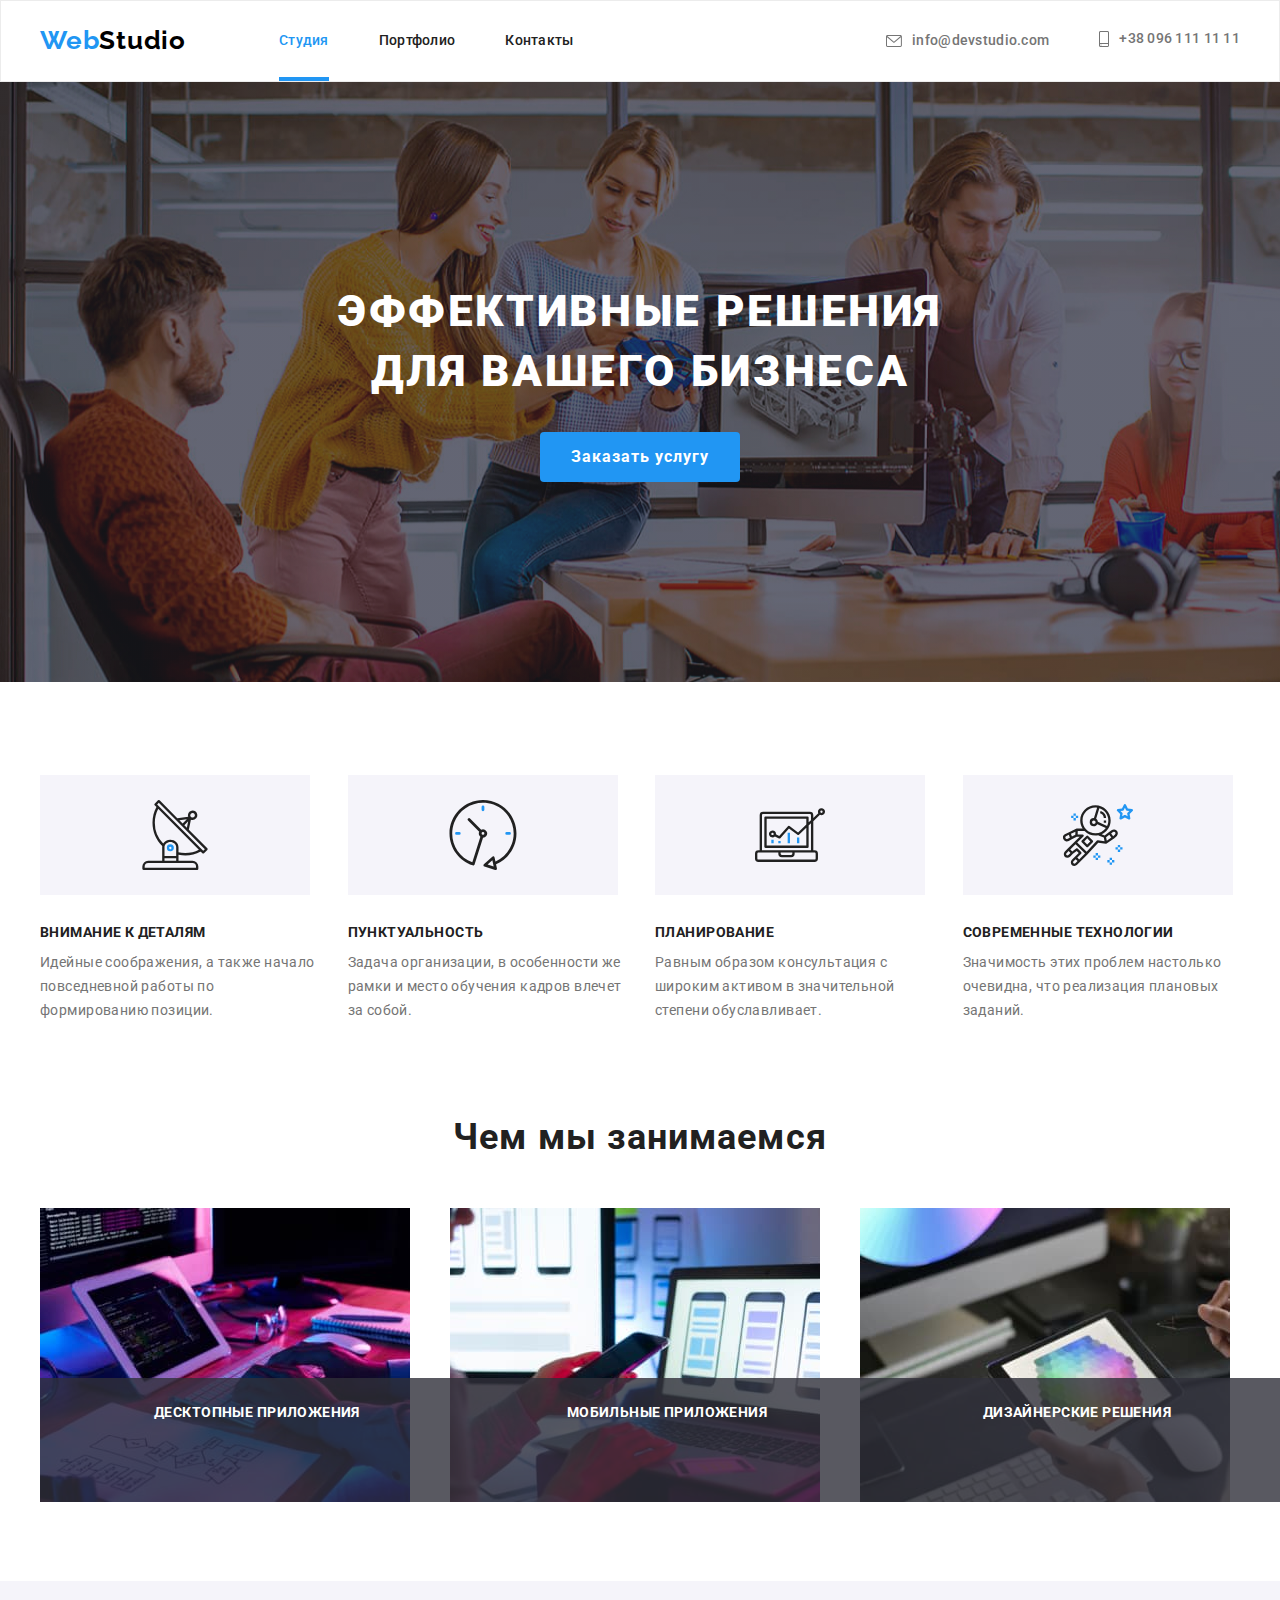
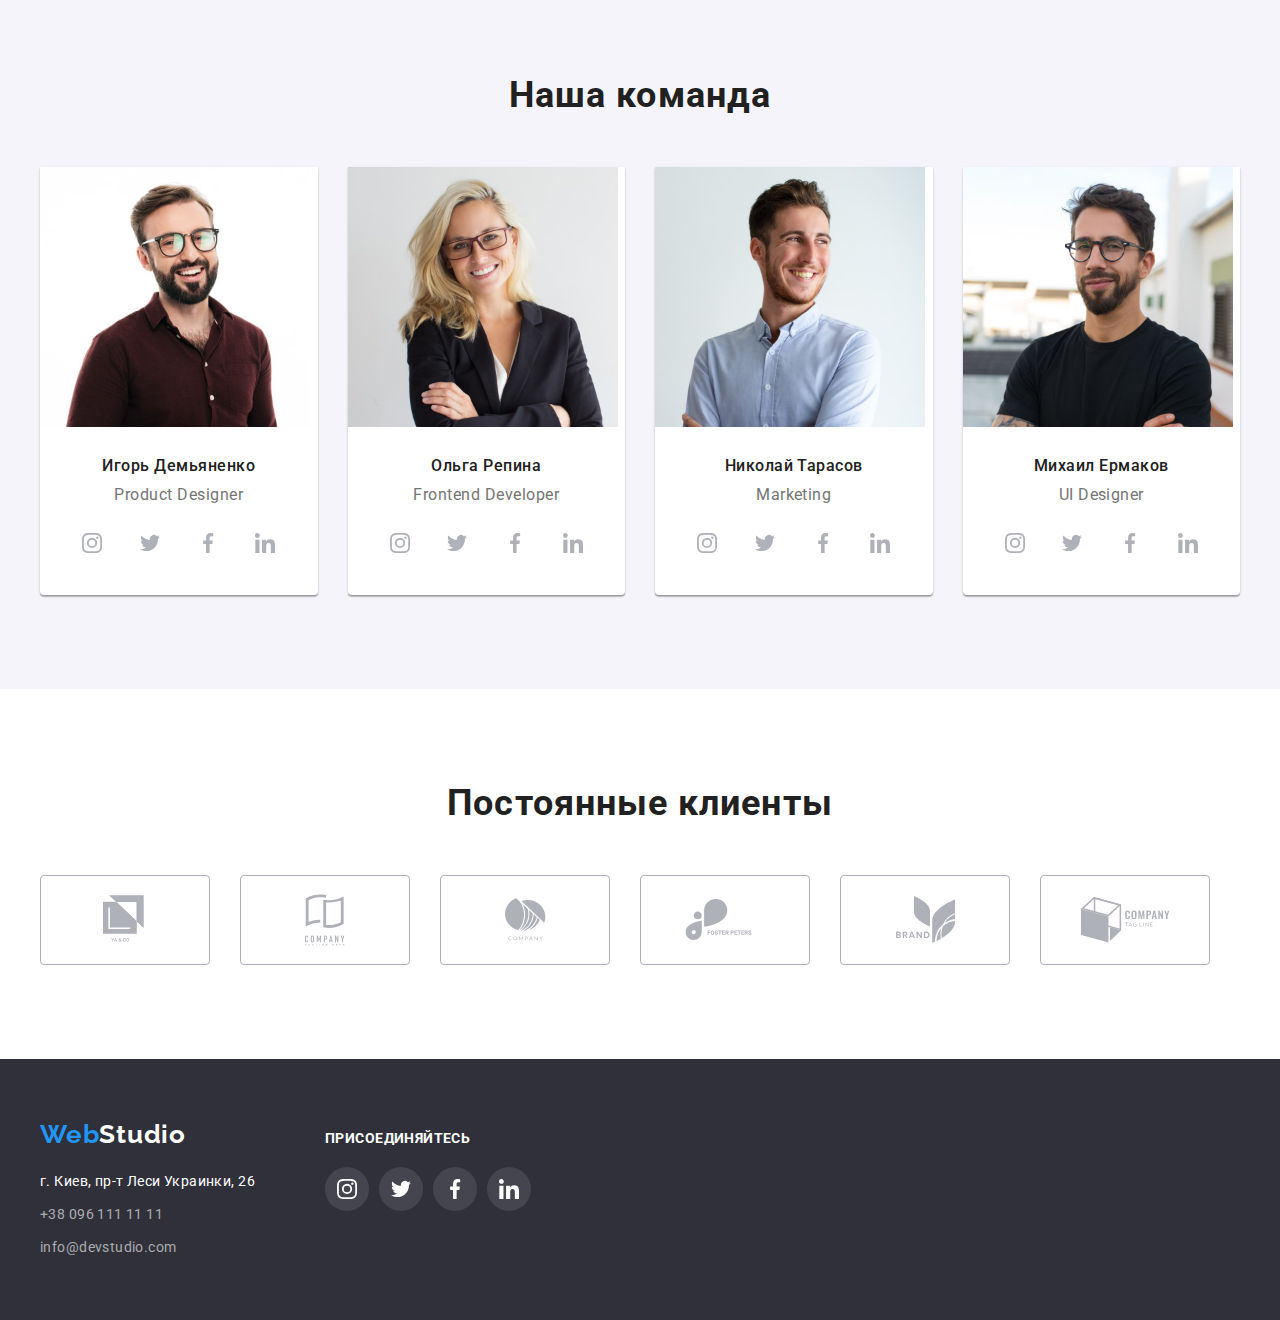
<file: index.html>
<!DOCTYPE html>
<html lang="ru">
  <head>
    <meta charset="UTF-8" />
    <meta name="viewport" content="width=device-width, initial-scale=1.0" />
    <title>Студия</title>
    <link rel="preconnect" href="https://fonts.gstatic.com" />
    <link
      href="https://fonts.googleapis.com/css2?family=Raleway:wght@700&family=Roboto:wght@400;500;700;900&display=swap"
      rel="stylesheet"
    />
    <link
      rel="stylesheet"
      href="https://cdnjs.cloudflare.com/ajax/libs/modern-normalize/1.0.0/modern-normalize.min.css"
      integrity="sha512-ISS7cAi1PEhQ8jnbJpJZMd29NlhNj4AWYyLOSp2CE/CsHxTCu+r+t0D2yoJudVrd0/8fTVPUVDzY5Tvli75u/g=="
      crossorigin="anonymous"
    />
    <link rel="stylesheet" href="./css/style.css" />
  </head>
  <body>
    <header class="header">
      <div class="container menu">
        <nav class="header-nav">
          <a class="logo-header" href="./index.html"
            ><span class="logo-color">Web</span>Studio</a
          >
          <ul class="site-nav">
            <li class="site-nav-item">
              <a class="link current" href="./index.html">Студия</a>
            </li>
            <li class="site-nav-item">
              <a class="link" href="./portfolio.html">Портфолио</a>
            </li>
            <li class="site-nav-item">
              <a class="link" href="">Контакты</a>
            </li>
          </ul>
        </nav>

        <ul class="contacts-header">
          <li class="contacts-item">
            <a
              class="mail"
              aria-label="envelope"
              href="mailto:info@devstudio.com"
            >
              <svg class="contacts-icon" width="16" height="12">
                <use href="./images/icons.svg#icon-envelope"></use>
              </svg>
              info@devstudio.com</a
            >
          </li>
          <li class="contacts-item">
            <a class="tel" aria-label="telephone" href="tel:+380961111111">
              <svg class="contacts-icon" width="10" height="16">
                <use href="./images/icons.svg#icon-smartphone"></use>
              </svg>
              +38 096 111 11 11</a
            >
          </li>
        </ul>
      </div>
    </header>
    <main>
      <section class="hero">
        <h1 class="hero-title">Эффективные решения для вашего бизнеса</h1>
        <button data-modal-open type="button" class="btn-order">
          Заказать услугу
        </button>
      </section>
      <section class="advantages">
        <div class="container">
          <h2 class="advantages-title visually-hidden">Преимущества студии</h2>
          <ul class="advantages-list">
            <li class="advantages-item icon-antenna">
              <div class="advantages-card">
                <svg class="advantages-icon" width="70" height="70">
                  <use href="./images/icons.svg#icon-antenna"></use>
                </svg>
              </div>
              <h3 class="title">Внимание к деталям</h3>
              <p class="text">
                Идейные соображения, а также начало повседневной работы по
                формированию позиции.
              </p>
            </li>
            <li class="advantages-item icon-clock">
              <div class="advantages-card">
                <svg class="advantages-icon" width="70" height="70">
                  <use href="./images/icons.svg#icon-clock"></use>
                </svg>
              </div>
              <h3 class="title">Пунктуальность</h3>
              <p class="text">
                Задача организации, в особенности же рамки и место обучения
                кадров влечет за собой.
              </p>
            </li>
            <li class="advantages-item icon-diagram">
              <div class="advantages-card">
                <svg class="advantages-icon" width="70px" height="70px">
                  <use href="./images/icons.svg#icon-diagram"></use>
                </svg>
              </div>
              <h3 class="title">Планирование</h3>
              <p class="text">
                Равным образом консультация с широким активом в значительной
                степени обуславливает.
              </p>
            </li>
            <li class="advantages-item icon-astronaut">
              <div class="advantages-card">
                <svg class="advantages-icon" width="70px" height="70px">
                  <use href="./images/icons.svg#icon-astronaut"></use>
                </svg>
              </div>
              <h3 class="title">Современные технологии</h3>
              <p class="text">
                Значимость этих проблем настолько очевидна, что реализация
                плановых заданий.
              </p>
            </li>
          </ul>
        </div>
      </section>
      <section class="directions">
        <div class="container">
          <h2 class="directions-title">Чем мы занимаемся</h2>
          <!-- В этом списке alt указываю как Задача, 
          потому как не могу предположить, что будет в новом окне. -->

          <ul class="directions-list">
            <li class="directions-item">
              <img
                class="directions-img"
                src="./images/img_1.jpg"
                alt="Задача 1"
                width="370"
                height="294"
              />
              <p>Десктопные приложения</p>
            </li>

            <li class="directions-item">
              <img
                class="directions-img"
                src="./images/img_2.jpg"
                alt="Задача 2"
                width="370"
                height="294"
              />
              <p>Мобильные приложения</p>
            </li>

            <li class="directions-item">
              <img
                class="directions-img"
                src="./images/img_3.jpg"
                alt="Задача 3"
                width="370"
                height="294"
              />
              <p>Дизайнерские решения</p>
            </li>
          </ul>
        </div>
      </section>
      <section class="team">
        <div class="container">
          <h2 class="team-title">Наша команда</h2>
          <ul class="team-list">
            <li class="team-item">
              <img
                src="./images/i_demyanenko.jpg"
                alt="Игорь Демьяненко"
                width="270"
                height="260"
              />
              <div class="team-text">
                <h3 class="member">Игорь Демьяненко</h3>
                <p class="post">Product Designer</p>

                <ul class="social-links-list">
                  <li class="social-links-item">
                    <a aria-label="instagram" href="">
                      <svg class="social-icon" width="20" height="20">
                        <use href="./images/icons.svg#icon-instagram"></use>
                      </svg>
                    </a>
                  </li>
                  <li class="social-links-item">
                    <a aria-label="twitter" href="">
                      <svg class="social-icon" width="20" height="20">
                        <use href="./images/icons.svg#icon-twitter"></use>
                      </svg>
                    </a>
                  </li>
                  <li class="social-links-item">
                    <a aria-label="facebook" href="">
                      <svg class="social-icon" width="20" height="20">
                        <use href="./images/icons.svg#icon-facebook"></use>
                      </svg>
                    </a>
                  </li>
                  <li class="social-links-item">
                    <a aria-label="linkedin" href="">
                      <svg class="social-icon" width="20" height="20">
                        <use href="./images/icons.svg#icon-linkedin"></use>
                      </svg>
                    </a>
                  </li>
                </ul>
              </div>
            </li>
            <li class="team-item">
              <img
                src="./images/o_repina.jpg"
                alt="Ольга Репина"
                width="270"
                height="260"
              />
              <div class="team-text">
                <h3 class="member">Ольга Репина</h3>
                <p class="post">Frontend Developer</p>
                <ul class="social-links-list">
                  <li class="social-links-item">
                    <a aria-label="instagram" href="">
                      <svg class="social-icon" width="20" height="20">
                        <use href="./images/icons.svg#icon-instagram"></use>
                      </svg>
                    </a>
                  </li>
                  <li class="social-links-item">
                    <a aria-label="twitter" href="">
                      <svg class="social-icon" width="20" height="20">
                        <use href="./images/icons.svg#icon-twitter"></use>
                      </svg>
                    </a>
                  </li>
                  <li class="social-links-item">
                    <a aria-label="facebook" href="">
                      <svg class="social-icon" width="20" height="20">
                        <use href="./images/icons.svg#icon-facebook"></use>
                      </svg>
                    </a>
                  </li>
                  <li class="social-links-item">
                    <a aria-label="linkedin" href="">
                      <svg class="social-icon" width="20" height="20">
                        <use href="./images/icons.svg#icon-linkedin"></use>
                      </svg>
                    </a>
                  </li>
                </ul>
              </div>
            </li>
            <li class="team-item">
              <img
                src="./images/n_tarasov.jpg"
                alt="Николай Тарасов"
                width="270"
                height="260"
              />
              <div class="team-text">
                <h3 class="member">Николай Тарасов</h3>
                <p class="post">Marketing</p>
                <ul class="social-links-list">
                  <li class="social-links-item">
                    <a aria-label="instagram" href="">
                      <svg class="social-icon" width="20" height="20">
                        <use href="./images/icons.svg#icon-instagram"></use>
                      </svg>
                    </a>
                  </li>
                  <li class="social-links-item">
                    <a aria-label="twitter" href="">
                      <svg class="social-icon" width="20" height="20">
                        <use href="./images/icons.svg#icon-twitter"></use>
                      </svg>
                    </a>
                  </li>
                  <li class="social-links-item">
                    <a aria-label="facebook" href="">
                      <svg class="social-icon" width="20" height="20">
                        <use href="./images/icons.svg#icon-facebook"></use>
                      </svg>
                    </a>
                  </li>
                  <li class="social-links-item">
                    <a aria-label="linkedin" href="">
                      <svg class="social-icon" width="20" height="20">
                        <use href="./images/icons.svg#icon-linkedin"></use>
                      </svg>
                    </a>
                  </li>
                </ul>
              </div>
            </li>
            <li class="team-item">
              <img
                src="./images/m_ermakov.jpg"
                alt="Михаил Ермаков"
                width="270"
                height="260"
              />
              <div class="team-text">
                <h3 class="member">Михаил Ермаков</h3>
                <p class="post">UI Designer</p>
                <ul class="social-links-list">
                  <li class="social-links-item">
                    <a aria-label="instagram" href="">
                      <svg class="social-icon" width="20" height="20">
                        <use href="./images/icons.svg#icon-instagram"></use>
                      </svg>
                    </a>
                  </li>
                  <li class="social-links-item">
                    <a aria-label="twitter" href="">
                      <svg class="social-icon" width="20" height="20">
                        <use href="./images/icons.svg#icon-twitter"></use>
                      </svg>
                    </a>
                  </li>
                  <li class="social-links-item">
                    <a aria-label="facebook" href="">
                      <svg class="social-icon" width="20" height="20">
                        <use href="./images/icons.svg#icon-facebook"></use>
                      </svg>
                    </a>
                  </li>
                  <li class="social-links-item">
                    <a aria-label="linkedin" href="">
                      <svg class="social-icon" width="20" height="20">
                        <use href="./images/icons.svg#icon-linkedin"></use>
                      </svg>
                    </a>
                  </li>
                </ul>
              </div>
            </li>
          </ul>
        </div>
      </section>
      <section class="clients">
        <div class="container">
          <h2 class="clients-title">Постоянные клиенты</h2>
          <ul class="clients-list">
            <li class="clients-item">
              <a class="clients-link" aria-label="company" href="">
                <svg class="clients-icon" width="45" height="50">
                  <use href="./images/icons.svg#icon-logo-1"></use>
                </svg>
              </a>
            </li>
            <li class="clients-item">
              <a class="clients-link" aria-label="company" href="">
                <svg class="clients-icon" width="40" height="52">
                  <use href="./images/icons.svg#icon-logo-2"></use>
                </svg>
              </a>
            </li>
            <li class="clients-item">
              <a class="clients-link" aria-label="company" href="">
                <svg class="clients-icon" width="41" height="43">
                  <use href="./images/icons.svg#icon-logo-3"></use>
                </svg>
              </a>
            </li>
            <li class="clients-item">
              <a class="clients-link" aria-label="company" href="">
                <svg class="clients-icon" width="80" height="42">
                  <use href="./images/icons.svg#icon-logo-4"></use>
                </svg>
              </a>
            </li>
            <li class="clients-item">
              <a class="clients-link" aria-label="company" href="">
                <svg class="clients-icon" width="59" height="47">
                  <use href="./images/icons.svg#icon-logo-5"></use>
                </svg>
              </a>
            </li>
            <li class="clients-item">
              <a class="clients-link" aria-label="company" href="">
                <svg class="clients-icon" width="89" height="46">
                  <use href="./images/icons.svg#icon-logo-6"></use>
                </svg>
              </a>
            </li>
          </ul>
        </div>
      </section>
      <div data-modal class="backdrop is-hidden">
        <div class="modal">
          <button
            data-modal-close
            type="button"
            aria-label="закрыть модальное окно"
            class="btn-modal-close"
          >
            <svg class="icon-modal-close" width="30" height="30">
              <use href="./images/icons.svg#icon-close"></use>
            </svg>
          </button>
          <p>
            Lorem ipsum dolor sit amet consectetur adipisicing elit. Nam quos
            asperiores porro. Error exercitationem quidem optio, earum
            dignissimos sequi iure commodi nulla voluptate eum adipisci dolores
            tenetur sed similique quae, praesentium distinctio! Perferendis
            blanditiis illo minus, dignissimos eius excepturi reiciendis
            voluptatibus recusandae quibusdam odit sequi iure ipsum eveniet.
            Explicabo error officia et sunt, nobis cumque quo qui vel numquam
            commodi magnam facere, atque dolorum nam laboriosam dolor
            perferendis quaerat neque eos. Eveniet, aspernatur! Exercitationem
            ducimus voluptas laboriosam molestias inventore facilis a
            accusantium sit tenetur in. Hic, atque ratione! Laboriosam provident
            hic voluptates eius magnam voluptatum commodi. Iste earum magnam,
            sunt dolor in, architecto deserunt nobis provident porro vero
            commodi facilis reiciendis ipsum atque, molestiae explicabo deleniti
            vitae repudiandae nulla? Maxime quis odio tempore quas officia
            consequatur earum!
          </p>
        </div>
      </div>
    </main>
    <footer class="footer">
      <div class="container adr">
        <div class="footer-adr">
          <a class="logo-footer" href="./index.html"
            ><span class="logo-color">Web</span>Studio</a
          >
          <address class="contacts-footer">
            <p>г. Киев, пр-т Леси Украинки, 26</p>
            <ul class="contacts-footer-list">
              <li class="footer-tel">
                <a class="tel" href="tel:+380961111111">+38 096 111 11 11</a>
              </li>
              <li class="footer-mail">
                <a class="mail" href="mailto:info@devstudio.com"
                  >info@devstudio.com</a
                >
              </li>
            </ul>
          </address>
        </div>
        <div class="subscription">
          <p class="sub-title">присоединяйтесь</p>
          <ul class="sub-links-list">
            <li class="sub-links-item">
              <a class="sub-links-item" aria-label="instagram" href="">
                <svg class="sub-icon" width="20" height="20">
                  <use href="./images/icons.svg#icon-instagram"></use>
                </svg>
              </a>
            </li>
            <li class="sub-links-item">
              <a class="sub-links-item" aria-label="twitter" href="">
                <svg class="sub-icon" width="20" height="20">
                  <use href="./images/icons.svg#icon-twitter"></use>
                </svg>
              </a>
            </li>
            <li class="sub-links-item">
              <a class="sub-links-item" aria-label="facebook" href="">
                <svg class="sub-icon" width="20" height="20">
                  <use href="./images/icons.svg#icon-facebook"></use>
                </svg>
              </a>
            </li>
            <li class="sub-links-item">
              <a class="sub-links-item" aria-label="linkedin" href="">
                <svg class="sub-icon" width="20" height="20">
                  <use href="./images/icons.svg#icon-linkedin"></use>
                </svg>
              </a>
            </li>
          </ul>
        </div>
      </div>
    </footer>
    <script src="./js/modal.js"></script>
  </body>
</html>
</file>
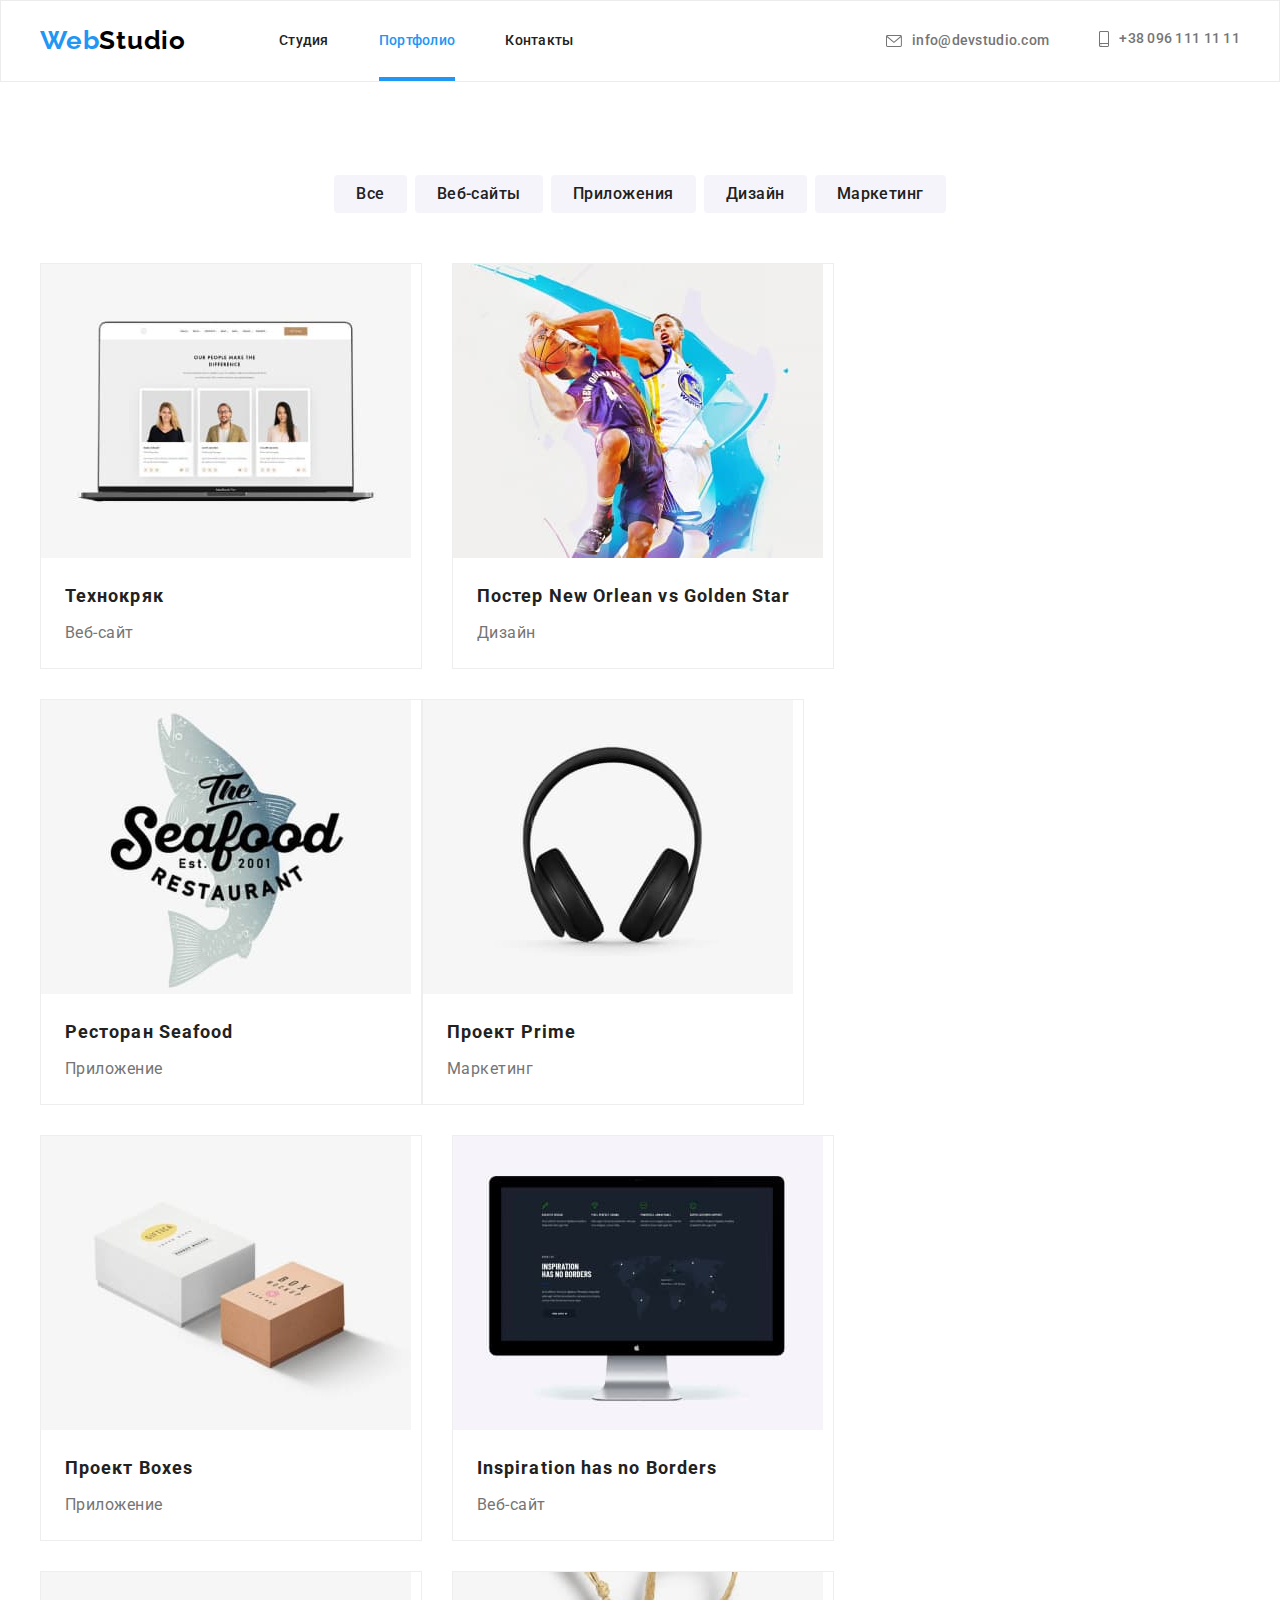
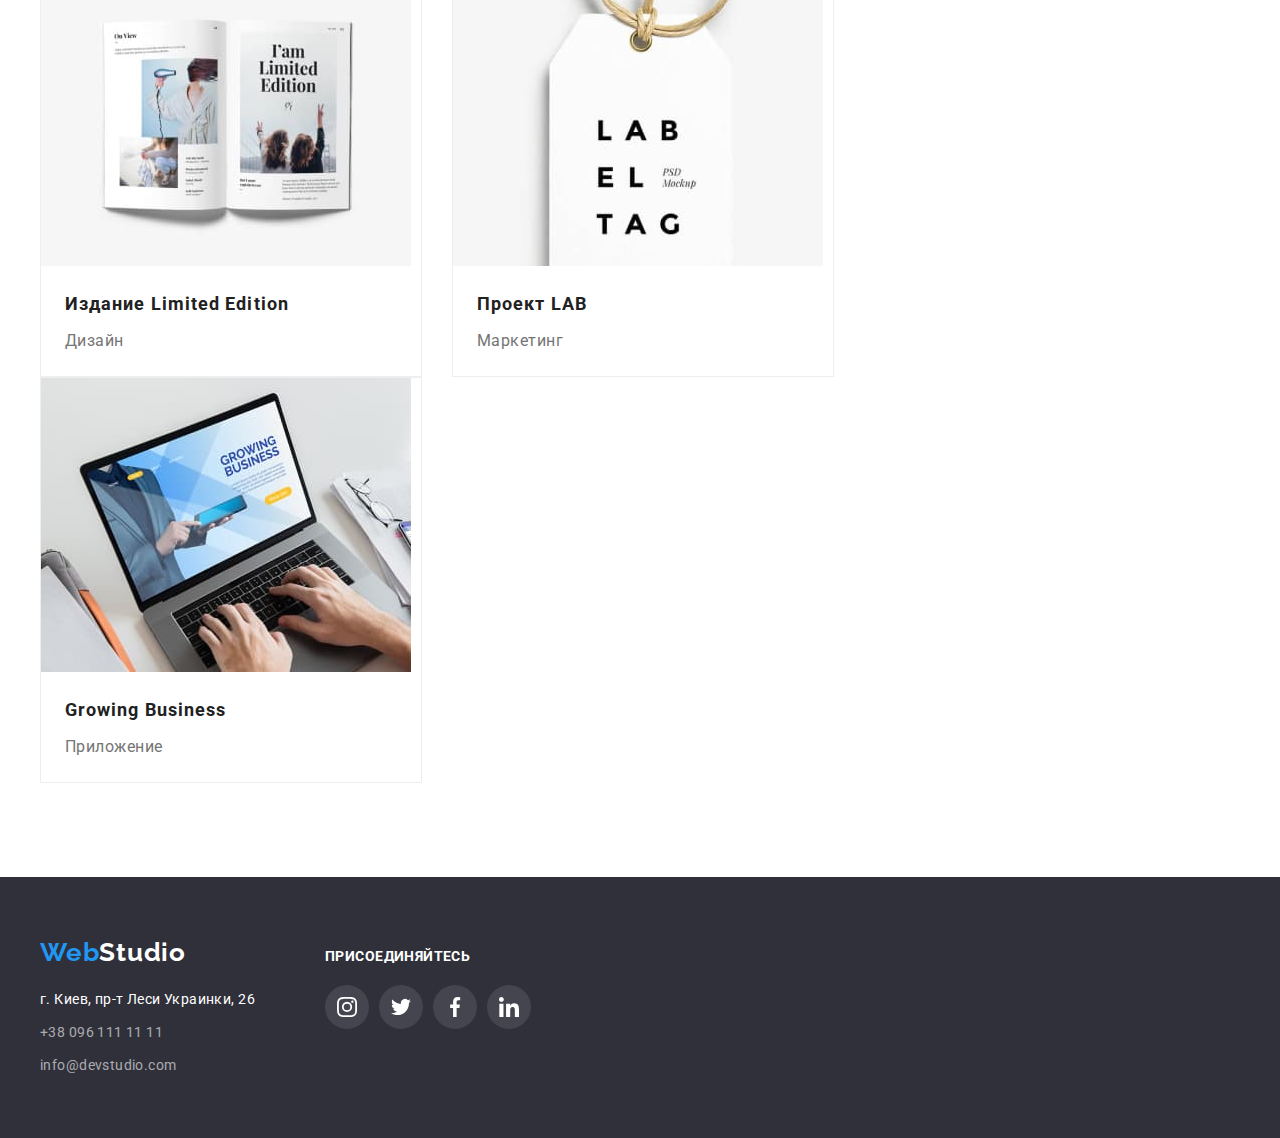
<file: portfolio.html>
<!DOCTYPE html>
<html lang="ru">
  <head>
    <meta charset="UTF-8" />
    <meta http-equiv="X-UA-Compatible" content="IE=edge" />
    <meta name="viewport" content="width=device-width, initial-scale=1.0" />
    <title>Портфолио</title>
    <link rel="preconnect" href="https://fonts.gstatic.com" />
    <link
      href="https://fonts.googleapis.com/css2?family=Raleway:wght@700&family=Roboto:wght@400;500;700;900&display=swap"
      rel="stylesheet"
    />
    <link
      rel="stylesheet"
      href="https://cdnjs.cloudflare.com/ajax/libs/modern-normalize/1.0.0/modern-normalize.min.css"
      integrity="sha512-ISS7cAi1PEhQ8jnbJpJZMd29NlhNj4AWYyLOSp2CE/CsHxTCu+r+t0D2yoJudVrd0/8fTVPUVDzY5Tvli75u/g=="
      crossorigin="anonymous"
    />
    <link rel="stylesheet" href="./css/style.css" />
  </head>
  <body>
    <header class="header">
      <div class="container menu">
        <nav class="header-nav">
          <a class="logo-header" href="./index.html"
            ><span class="logo-color">Web</span>Studio</a
          >
          <ul class="site-nav">
            <li class="site-nav-item">
              <a class="link" href="./index.html">Студия</a>
            </li>
            <li class="site-nav-item">
              <a class="link current" href="./portfolio.html">Портфолио</a>
            </li>
            <li class="site-nav-item">
              <a class="link" href="">Контакты</a>
            </li>
          </ul>
        </nav>

        <ul class="contacts-header">
          <li class="contacts-item">
            <a
              class="mail"
              aria-label="envelope"
              href="mailto:info@devstudio.com"
            >
              <svg class="contacts-icon" width="16" height="12">
                <use href="./images/icons.svg#icon-envelope"></use>
              </svg>
              info@devstudio.com</a
            >
          </li>
          <li class="contacts-item">
            <a class="tel" aria-label="telephone" href="tel:+380961111111">
              <svg class="contacts-icon" width="10" height="16">
                <use href="./images/icons.svg#icon-smartphone"></use>
              </svg>
              +38 096 111 11 11</a
            >
          </li>
        </ul>
      </div>
    </header>
    <main>
      <section class="projects">
        <div class="container">
          <!-- Заголовок спрятать -->
          <h1 class="projects-title visually-hidden">
            Наши направления в работе
          </h1>
          <ul class="buttons-list">
            <li><button class="btn" type="button">Все</button></li>
            <li><button class="btn" type="button">Веб-сайты</button></li>
            <li><button class="btn" type="button">Приложения</button></li>
            <li><button class="btn" type="button">Дизайн</button></li>
            <li><button class="btn" type="button">Маркетинг</button></li>
          </ul>
          <ul class="cards-list">
            <li class="card-item">
              <a href="#">
                <div class="card-thumb">
                  <img
                    class="card"
                    src="./images/project1.jpg"
                    alt="Страница веб-сайта Технокряк"
                    width="370"
                  />
                  <div class="card-overlay">
                    <p class="text-overlay">
                      Технокряк это современная площадка распространения
                      коронавируса. Компании используют эту платформу для
                      цифрового шпионажа и атак на защищённые сервера
                      конкурентов.
                    </p>
                  </div>
                </div>
                <div class="card-txt-box">
                  <h2 class="card-title">Технокряк</h2>
                  <p class="card-text">Веб-сайт</p>
                </div>
              </a>
            </li>
            <li class="card-item">
              <a href="#">
                <div class="card-thumb">
                  <img
                    class="card"
                    src="./images/project2.jpg"
                    alt="Постер с двумя баскетболистами"
                    width="370"
                  />
                  <div class="card-overlay">
                    <p class="text-overlay">
                      Технокряк это современная площадка распространения
                      коронавируса. Компании используют эту платформу для
                      цифрового шпионажа и атак на защищённые сервера
                      конкурентов.
                    </p>
                  </div>
                </div>
                <div class="card-txt-box">
                  <h2 class="card-title">Постер New Orlean vs Golden Star</h2>
                  <p class="card-text">Дизайн</p>
                </div>
              </a>
            </li>
            <li class="card-item">
              <a href="#">
                <div class="card-thumb">
                  <img
                    class="card"
                    src="./images/project3.jpg"
                    alt="Реклама рыбного ресторана"
                    width="370"
                  />
                  <div class="card-overlay">
                    <p class="text-overlay">
                      Технокряк это современная площадка распространения
                      коронавируса. Компании используют эту платформу для
                      цифрового шпионажа и атак на защищённые сервера
                      конкурентов.
                    </p>
                  </div>
                </div>
                <div class="card-txt-box">
                  <h2 class="card-title">Ресторан Seafood</h2>
                  <p class="card-text">Приложение</p>
                </div>
              </a>
            </li>
            <li class="card-item">
              <a href="#">
                <div class="card-thumb">
                  <img
                    class="card"
                    src="./images/project4.jpg"
                    alt="Наушники"
                    width="370"
                  />
                  <div class="card-overlay">
                    <p class="text-overlay">
                      Технокряк это современная площадка распространения
                      коронавируса. Компании используют эту платформу для
                      цифрового шпионажа и атак на защищённые сервера
                      конкурентов.
                    </p>
                  </div>
                </div>
                <div class="card-txt-box">
                  <h2 class="card-title">Проект Prime</h2>
                  <p class="card-text">Маркетинг</p>
                </div>
              </a>
            </li>
            <li class="card-item">
              <a href="#">
                <div class="card-thumb">
                  <img
                    class="card"
                    src="./images/project5.jpg"
                    alt="Две коробки"
                    width="370"
                  />
                  <div class="card-overlay">
                    <p class="text-overlay">
                      Технокряк это современная площадка распространения
                      коронавируса. Компании используют эту платформу для
                      цифрового шпионажа и атак на защищённые сервера
                      конкурентов.
                    </p>
                  </div>
                </div>
                <div class="card-txt-box">
                  <h2 class="card-title">Проект Boxes</h2>
                  <p class="card-text">Приложение</p>
                </div>
              </a>
            </li>
            <li class="card-item">
              <a href="#">
                <div class="card-thumb">
                  <img
                    class="card"
                    src="./images/project6.jpg"
                    alt="На мониторе карта мира"
                    width="370"
                  />
                  <div class="card-overlay">
                    <p class="text-overlay">
                      Технокряк это современная площадка распространения
                      коронавируса. Компании используют эту платформу для
                      цифрового шпионажа и атак на защищённые сервера
                      конкурентов.
                    </p>
                  </div>
                </div>
                <div class="card-txt-box">
                  <h2 class="card-title">Inspiration has no Borders</h2>
                  <p class="card-text">Веб-сайт</p>
                </div>
              </a>
            </li>
            <li class="card-item">
              <a href="#">
                <div class="card-thumb">
                  <img
                    class="card"
                    src="./images/project7.jpg"
                    alt="Раскрытая книга"
                    width="370"
                  />
                  <div class="card-overlay">
                    <p class="text-overlay">
                      Технокряк это современная площадка распространения
                      коронавируса. Компании используют эту платформу для
                      цифрового шпионажа и атак на защищённые сервера
                      конкурентов.
                    </p>
                  </div>
                </div>
                <div class="card-txt-box">
                  <h2 class="card-title">Издание Limited Edition</h2>
                  <p class="card-text">Дизайн</p>
                </div>
              </a>
            </li>
            <li class="card-item">
              <a href="#">
                <div class="card-thumb">
                  <img
                    class="card"
                    src="./images/project8.jpg"
                    alt="Бирка с надписью"
                    width="370"
                  />
                  <div class="card-overlay">
                    <p class="text-overlay">
                      Технокряк это современная площадка распространения
                      коронавируса. Компании используют эту платформу для
                      цифрового шпионажа и атак на защищённые сервера
                      конкурентов.
                    </p>
                  </div>
                </div>
                <div class="card-txt-box">
                  <h2 class="card-title">Проект LAB</h2>
                  <p class="card-text">Маркетинг</p>
                </div>
              </a>
            </li>
            <li class="card-item">
              <a href="#">
                <div class="card-thumb">
                  <img
                    class="card"
                    src="./images/project9.jpg"
                    alt="Открытый ноутбук"
                    width="370"
                  />
                  <div class="card-overlay">
                    <p class="text-overlay">
                      Технокряк это современная площадка распространения
                      коронавируса. Компании используют эту платформу для
                      цифрового шпионажа и атак на защищённые сервера
                      конкурентов.
                    </p>
                  </div>
                </div>
                <div class="card-txt-box">
                  <h2 class="card-title">Growing Business</h2>
                  <p class="card-text">Приложение</p>
                </div>
              </a>
            </li>
          </ul>
        </div>
      </section>
    </main>
    <footer class="footer">
      <div class="container adr">
        <div class="footer-adr">
          <a class="logo-footer" href="./index.html"
            ><span class="logo-color">Web</span>Studio</a
          >
          <address class="contacts-footer">
            <p>г. Киев, пр-т Леси Украинки, 26</p>
            <ul class="contacts-footer-list">
              <li class="footer-tel">
                <a class="tel" href="tel:+380961111111">+38 096 111 11 11</a>
              </li>
              <li class="footer-mail">
                <a class="mail" href="mailto:info@devstudio.com"
                  >info@devstudio.com</a
                >
              </li>
            </ul>
          </address>
        </div>
        <div class="subscription">
          <p class="sub-title">присоединяйтесь</p>
          <ul class="sub-links-list">
            <li class="sub-links-item">
              <a class="sub-links-item" aria-label="instagram" href="">
                <svg class="sub-icon" width="20" height="20">
                  <use href="./images/icons.svg#icon-instagram"></use>
                </svg>
              </a>
            </li>
            <li class="sub-links-item">
              <a class="sub-links-item" aria-label="twitter" href="">
                <svg class="sub-icon" width="20" height="20">
                  <use href="./images/icons.svg#icon-twitter"></use>
                </svg>
              </a>
            </li>
            <li class="sub-links-item">
              <a class="sub-links-item" aria-label="facebook" href="">
                <svg class="sub-icon" width="20" height="20">
                  <use href="./images/icons.svg#icon-facebook"></use>
                </svg>
              </a>
            </li>
            <li class="sub-links-item">
              <a class="sub-links-item" aria-label="linkedin" href="">
                <svg class="sub-icon" width="20" height="20">
                  <use href="./images/icons.svg#icon-linkedin"></use>
                </svg>
              </a>
            </li>
          </ul>
        </div>
      </div>
    </footer>
  </body>
</html>
</file>
<file: css/style.css>
:root {
  --timing-function: cubic-bezier(0.4, 0, 0.2, 1);
  --blue-text: #2196f3;
  --blue-overlay-op90: rgba(33, 150, 243, 0.9);
  --black-text: #212121;
  --black: #000000;
  --grey-text: #757575;
  --dark-grey: #2f303a;
  --light-grey: #f5f4fa;
  --white-text: #ffffff;
  --white-text-op60: rgba(255, 255, 255, 0.6);
  --bg-white: #ffffff;
  --bg-links-op10: rgba(255, 255, 255, 0.1);
  --bg-directions-op80: rgba(47, 48, 58, 0.8);
  --border-card: #eeeeee;
  --line: #ececec;
  --hero-overlay: rgba(47, 48, 58, 0.4);
  --icons: #afb1b8;
}

body {
  font-family: Roboto, sans-serif;
  font-style: normal;
  margin: 0 auto;
}

.container {
  width: 1200px;
  margin: 0 auto;
  padding: 0 15px;
}

img {
  display: block;
  max-width: 100%;
}

ul {
  list-style: none;
  padding: 0;
  margin: 0;
}

p,
a,
h1,
h2,
h3 {
  margin: 0;
}

a {
  text-decoration: none;
}

address {
  font-style: normal;
}

footer {
  background-color: var(--dark-grey);
}

.header {
  min-height: 80px;
  background: var(--white-text);
  color: var(--black-text);
  border: 1px solid var(--line);
}

.menu {
  display: flex;
}

.header-nav {
  display: flex;
  justify-content: flex-start;
  padding-left: 0;
  margin: 0;
}

.logo-header {
  display: inline-block;
  padding-top: 24px;
  padding-bottom: 25px;
  margin-right: 93px;
  margin-left: 0;
}

.logo-header,
.logo-color,
.logo-footer {
  font-family: Raleway, sans-serif;
  font-weight: 700;
  font-size: 26px;
  line-height: 1.2;
  letter-spacing: 0.03em;
}

.logo-color {
  color: var(--blue-text);
}

.logo-header {
  color: var(--black);
}

.logo-footer {
  color: var(--white-text);
}

.site-nav {
  display: flex;
  margin-left: 0;
}

.site-nav-item {
  margin-right: 50px;
}

.site-nav-item:last-child {
  margin-right: 0px;
}

.header .link {
  position: relative;
  display: block;
  padding: 32px 0;
  font-weight: 500;
  font-size: 14px;
  line-height: 1.14;
  letter-spacing: 0.02em;
  color: var(--black-text);
  transition: color 250ms var(--timing-function);
}

.link.current {
  font-weight: 500;
  font-size: 14px;
  line-height: 1.14;
  letter-spacing: 0.02em;
  color: var(--blue-text);
}

.link.current::after {
  content: '';
  position: absolute;
  bottom: 0;
  display: block;
  width: 100%;
  height: 4px;
  background-color: var(--blue-text);
}

.site-nav a:hover,
.site-nav a:focus {
  color: var(--blue-text);
}

.contacts-icon {
  align-items: center;
  fill: currentColor;
  margin-right: 10px;
}

.contacts-icon:hover {
  fill: var(--blue-text);
}

.contacts-header {
  display: flex;
  justify-content: flex-end;
  align-items: center;
  margin-left: auto;
}

.header .mail,
.header .tel {
  display: inline-flex;
  align-items: center;
  font-weight: 500;
  font-size: 14px;
  line-height: 1.14;
  letter-spacing: 0.02em;
  color: var(--grey-text);
  white-space: nowrap;

  transition: color 250ms var(--timing-function);
}

.contacts-item {
  margin-right: 50px;
}

.contacts-item:last-child {
  margin-right: 0px;
}

.contacts-header a:hover,
.contacts-header a:focus {
  color: var(--blue-text);
}

/* Секция "Герой" */

.hero {
  max-width: 1600px;
  margin-left: auto;
  margin-right: auto;
  padding: 200px 0;
  text-align: center;
  background-image: linear-gradient(
      to right,
      var(--hero-overlay),
      var(--hero-overlay)
    ),
    url(../images/bg-img.jpg);
}

.hero-title {
  width: 696px;
  margin-bottom: 30px;
  margin-left: auto;
  margin-right: auto;
  font-weight: 900;
  font-size: 44px;
  line-height: 1.36;
  text-align: center;
  letter-spacing: 0.06em;
  text-transform: uppercase;
  color: var(--white-text);
}

.btn-order {
  width: 200px;
  height: 50px;
  font-family: Roboto, sans-serif;
  font-style: normal;
  font-weight: 700;
  font-size: 16px;
  line-height: 1.87;
  align-items: center;
  text-align: center;
  letter-spacing: 0.06em;
  color: var(--white-text);
  background-color: var(--blue-text);
  border: 0;
  border-radius: 4px;
  cursor: pointer;

  transition: color 250ms var(--timing-function);
}

.btn-order:hover,
.btn-order:focus {
  color: var(--black);
}

/* Секция "Преимущества" */

.advantages {
  padding: 94px 0;
}

.advantages-list {
  display: flex;
  flex-wrap: wrap;
}

.advantages-item {
  margin-right: 30px;
  flex-basis: calc((100% - 90px) / 4);
}

.advantages-icon {
  display: inline-flex;
  align-items: center;
  justify-content: center;
}

.advantages-item:last-child {
  margin-right: 0px;
}

.advantages-card {
  display: flex;
  align-items: center;
  justify-content: center;
  width: 270px;
  height: 120px;
  margin-bottom: 30px;
  background-color: var(--light-grey);
}

.advantages .title {
  margin-bottom: 10px;
  font-weight: 700;
  font-size: 14px;
  line-height: 1.14;
  letter-spacing: 0.03em;
  text-transform: uppercase;
  color: var(--black-text);
}

.advantages .text {
  font-weight: 400;
  font-size: 14px;
  line-height: 1.71;
  letter-spacing: 0.03em;
  text-align: left;
  color: var(--grey-text);
}

/* Секция "Чем мы занимаемся" */
.directions {
  padding: 0 0 79px;
}

.directions-list {
  display: flex;
  flex-wrap: wrap;
}

.directions-title {
  padding: 0 0;
  margin-bottom: 50px;
  font-weight: 700;
  font-size: 36px;
  line-height: 1.16;
  text-align: center;
  letter-spacing: 0.03em;
  color: var(--black-text);
}

.directions-item {
  position: relative;
  margin-right: 30px;
  flex-basis: calc((100% - 60px) / 3);
}

.directions-item:last-child {
  margin-right: 0px;
}

.directions-item p {
  position: absolute;
  width: 100%;
  height: 70px;
  bottom: 0;
  display: block;
  padding: 27px;
  align-items: center;
  font-weight: 700;
  font-size: 14px;
  line-height: 1.14;
  text-align: center;
  letter-spacing: 0.03em;
  text-transform: uppercase;
  color: var(--white-text);
  background-color: var(--bg-directions-op80);
}

/* Секция "Наша команда" */

.team {
  padding: 94px 0;
  background-color: var(--light-grey);
}

.team-list {
  display: flex;
  flex-wrap: wrap;
}

.team-item {
  margin-right: 30px;
  width: calc((100% - 90px) / 4);
  background-color: var(--bg-white);
  box-shadow: 0px 1px 3px rgba(0, 0, 0, 0.12), 0px 1px 1px rgba(0, 0, 0, 0.14),
    0px 2px 1px rgba(0, 0, 0, 0.2);
  border-radius: 0px 0px 4px 4px;
}

.team-item:last-child {
  margin-right: 0px;
}

.team-text {
  padding: 30px 30px;
}

.team-title {
  margin-bottom: 50px;
  font-weight: 700;
  font-size: 36px;
  line-height: 1.16;
  text-align: center;
  letter-spacing: 0.03em;
  color: var(--black-text);
}

.team .member {
  margin-bottom: 10px;
  font-weight: 500;
  font-size: 16px;
  line-height: 1.18;
  text-align: center;
  letter-spacing: 0.03em;
  color: var(--black-text);
}

.team .post {
  margin-bottom: 16px;
  font-weight: 400;
  font-size: 16px;
  line-height: 1.18;
  text-align: center;
  letter-spacing: 0.03em;
  color: var(--grey-text);
}

.social-links-list {
  display: flex;
  justify-content: space-between;
  align-items: center;
}

.social-links-item a {
  display: flex;
  align-items: center;
  justify-content: center;

  width: 44px;
  height: 44px;
  color: var(--icons);

  transition-property: color, background-color, border-radius;
  transition-duration: 250ms;
  transition-timing-function: var(--timing-function);
}

.social-links-item a:hover,
.social-links-item a:focus {
  color: var(--white-text);
  background-color: var(--blue-text);
  border-radius: 100px;
}

.social-icon {
  display: flex;
  align-items: center;
  fill: currentColor;
}

.social-icon:hover {
  fill: var(--white-text);
}

/* Секция "Наши клиенты" */

.clients {
  padding: 94px 0;
}

.clients-title {
  margin-bottom: 50px;
  font-weight: 700;
  font-size: 36px;
  line-height: 1.16;
  text-align: center;
  letter-spacing: 0.03em;
  color: var(--black-text);
}

.clients-list {
  display: inline-flex;
  align-items: center;
}

.clients-item {
  margin-right: 30px;
  flex-basis: calc((100% - 150px) / 6);
}

.clients-item:last-child {
  margin-right: 0px;
}

.clients-link {
  display: inline-flex;
  align-items: center;
  justify-content: center;
  color: var(--icons);
  width: 170px;
  height: 90px;
  border: 1px solid var(--icons);
  border-radius: 4px;
  box-sizing: border-box;

  transition-property: color, border;
  transition-duration: 250ms;
  transition-timing-function: var(--timing-function);
}

.clients-link:hover,
.clients-link:focus {
  color: var(--blue-text);
  border: 1px solid var(--blue-text);
}

.clients-icon {
  display: flex;
  align-items: center;
  fill: currentColor;
}

.clients-icon:hover {
  fill: var(--blue-text);
}

/* Footer */

.container.adr {
  display: flex;
  align-items: baseline;
}

.footer {
  padding: 60px 0;
}

.footer-adr {
  margin-right: 70px;
}

.logo-footer {
  display: inline-block;
  margin-bottom: 20px;
}

.contacts-footer p {
  margin-bottom: 9px;
  font-weight: 400;
  font-size: 14px;
  line-height: 1.71;
  letter-spacing: 0.03em;
  color: var(--white-text);
}

.footer-tel {
  margin-bottom: 9px;
}

.contacts-footer .tel,
.contacts-footer .mail {
  display: inline-block;
  font-weight: 400;
  font-size: 14px;
  line-height: 1.71;
  letter-spacing: 0.03em;
  color: var(--white-text-op60);

  transition: color 250ms var(--timing-function);
}

.contacts-footer a:hover,
.contacts-footer a:focus {
  color: var(--blue-text);
}

/* Присоединяйтесь */

.subscription {
  width: 206px;
  height: 80px;
}

.sub-title {
  margin-bottom: 20px;
  font-weight: 700;
  font-size: 14px;
  line-height: 1.14;
  letter-spacing: 0.03em;
  text-transform: uppercase;
  color: var(--white-text);
}

.sub-links-list {
  display: flex;
  justify-content: space-between;
  align-items: center;
}

.sub-links-item a {
  display: flex;
  align-items: center;
  justify-content: center;
  width: 44px;
  height: 44px;
  color: var(--white-text);
  background-color: var(--bg-links-op10);
  border-radius: 100px;

  transition-property: color, background-color, border-radius;
  transition-duration: 250ms;
  transition-timing-function: var(--timing-function);
}

.sub-links-item a:hover,
.ssub-links-item a:focus {
  color: var(--white-text);
  background-color: var(--blue-text);
  border-radius: 100px;
}

.sub-icon {
  display: flex;
  align-items: center;
  fill: currentColor;
}

.sub-icon:hover {
  fill: var(--white-text);
}

/* Модальное окно. */

.backdrop {
  position: fixed;
  top: 0;
  left: 0;
  width: 100%;
  height: 100%;
  opacity: 1;
  transition: opacity 250ms var(--timing-function);
  background-color: rgba(0, 0, 0, 0.2);
}

.backdrop.is-hidden {
  opacity: 0;
  pointer-events: none;
}

.backdrop.is-hidden .modal {
  transform: translate(-50%, -50%) scale(0.5);
}

.modal {
  position: absolute;
  top: 50%;
  left: 50%;
  max-width: 528px;
  min-height: 580px;
  padding: 40px;
  transform: translate(-50%, -50%) scale(1);
  transition: transform 250ms var(--timing-function);
  background-color: var(--bg-white);
}

.btn-modal-close {
  position: absolute;
  display: flex;
  right: 8px;
  top: 8px;
  width: 30px;
  height: 30px;
  align-items: center;
  background-color: var(--bg-white);
  border-radius: 50%;
  border: 1px solid rgba(0, 0, 0, 0.1);
}

.btn-modal-close:hover,
.btn-modal-close:focus {
  cursor: pointer;
}

/* Портфолио */

.projects {
  padding: 94px 0;
}

.buttons-list {
  display: flex;
  margin-bottom: 50px;
  justify-content: center;
}

.buttons-list li {
  margin-right: 8px;
}

.buttons-list li:last-child {
  margin-right: 0px;
}

.projects .btn {
  padding: 6px 22px;
  font-family: Roboto, sans-serif;
  font-style: normal;
  font-weight: 500;
  font-size: 16px;
  line-height: 1.62;
  text-align: center;
  letter-spacing: 0.03em;
  color: var(--black-text);
  background-color: var(--light-grey);
  border-radius: 4px;
  border: 0;
  outline: none;
  cursor: pointer;

  transition-property: color, background-color, box-shadow;
  transition-duration: 250ms;
  transition-timing-function: var(--timing-function);
}

.projects .btn:hover,
.projects .btn:focus {
  color: var(--white-text);
  background-color: var(--blue-text);
  box-shadow: 0px 3px 1px rgba(0, 0, 0, 0.1), 0px 1px 2px rgba(0, 0, 0, 0.08),
    0px 2px 2px rgba(0, 0, 0, 0.12);
}

.visually-hidden {
  width: 1px;
  height: 1px;
  margin: -1px;
  padding: 0 0;
  overflow: hidden;
  border: 0;
  clip: rect(0 0 0 0);
}

.cards-list {
  display: flex;
  flex-wrap: wrap;
}

.card-item {
  margin-right: 30px;
  margin-bottom: 30px;
  width: calc((100% - 60px) / 3);
  background-color: var(--bg-white);
  border: 1px solid var(--border-card);
  transition: box-shadow 250ms var(--timing-function);
}

.card-item:nth-child(3n) {
  margin-right: 0;
}

.card-item:nth-last-child(-n + 3) {
  margin-bottom: 0;
}

.card-item:hover {
  box-shadow: 0px 3px 1px rgba(0, 0, 0, 0.1), 0px 1px 2px rgba(0, 0, 0, 0.08),
    0px 2px 2px rgba(0, 0, 0, 0.12);
}

.card-txt-box {
  padding: 20px 24px;
}

.card-title {
  margin-bottom: 4px;
  font-weight: 700;
  font-size: 18px;
  line-height: 2;
  letter-spacing: 0.06em;
  color: var(--black-text);
}

.card-text {
  font-weight: 400;
  font-size: 16px;
  line-height: 1.87;
  letter-spacing: 0.03em;
  color: var(--grey-text);
}

.card-thumb {
  position: relative;
  overflow: hidden;
}

.card-overlay {
  position: absolute;
  top: 0;
  width: 100%;
  height: 100%;
  opacity: 0;
  background-color: var(--blue-overlay-op90);
  transform: translateY(100%);
  transition: transform 250ms var(--timing-function);
}

.card-item:hover .card-overlay {
  transform: translateY(0);
  opacity: 1;
}

.text-overlay {
  position: absolute;
  margin: 63px 24px;
  font-weight: 400;
  font-size: 18px;
  line-height: 1.55;
  letter-spacing: 0.03em;
  color: var(--white-text);
}
</file>
